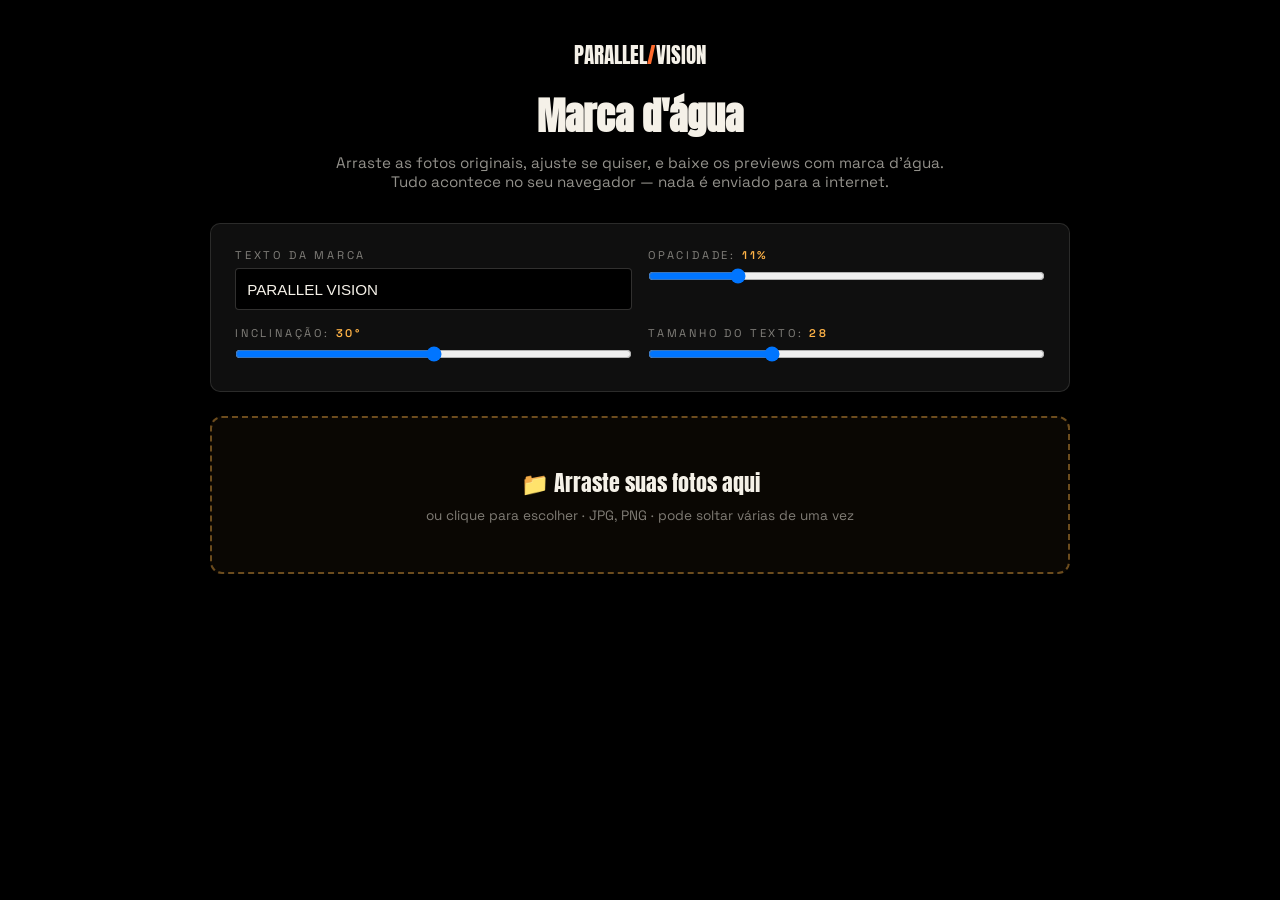
<file: marca-dagua.html>
<!DOCTYPE html>
<html lang="pt-BR">
  <head>
    <meta charset="UTF-8" />
    <meta name="viewport" content="width=device-width, initial-scale=1.0" />
    <meta name="robots" content="noindex, nofollow" />
    <title>Marca d'água — Parallel Vision</title>
    <link rel="stylesheet" href="style.css" />
    <style>
      body { background: var(--black); color: var(--bone); min-height: 100vh; }
      .wm-wrap { max-width: 900px; margin: 0 auto; padding: 2.5rem 1.25rem 5rem; }
      .wm-head { text-align: center; margin-bottom: 2rem; }
      .wm-head .brand { font-family: var(--font-display); font-size: 1.3rem; }
      .wm-head .brand .slash { color: var(--burnt); }
      .wm-head h1 { font-family: var(--font-display); font-size: 2.4rem; margin-top: 1rem; }
      .wm-head p { color: rgba(245,241,232,0.6); margin-top: 0.5rem; font-size: 0.95rem; }

      .controls { background: var(--charcoal); border: 1px solid rgba(245,241,232,0.12); border-radius: 10px; padding: 1.5rem; margin-bottom: 1.5rem; display: grid; grid-template-columns: 1fr 1fr; gap: 1rem; }
      .controls .full { grid-column: 1 / -1; }
      .controls label { display: block; font-size: 0.7rem; letter-spacing: var(--mega); text-transform: uppercase; color: rgba(245,241,232,0.5); margin-bottom: 0.4rem; }
      .controls input[type="text"], .controls input[type="number"] { width: 100%; background: var(--black); border: 1px solid rgba(245,241,232,0.2); color: var(--bone); padding: 0.7rem; border-radius: 4px; font-size: 0.95rem; }
      .controls input[type="range"] { width: 100%; }
      .range-val { color: var(--amber); font-weight: 600; }

      .drop { border: 2px dashed rgba(255,179,71,0.4); border-radius: 12px; padding: 3rem 1.5rem; text-align: center; cursor: pointer; transition: background 0.3s, border-color 0.3s; background: rgba(255,179,71,0.04); }
      .drop:hover, .drop.over { background: rgba(255,179,71,0.1); border-color: var(--amber); }
      .drop .big { font-family: var(--font-display); font-size: 1.4rem; margin-bottom: 0.5rem; }
      .drop .small { font-size: 0.85rem; color: rgba(245,241,232,0.5); }

      .actions { display: flex; gap: 0.7rem; justify-content: center; margin: 1.5rem 0; flex-wrap: wrap; }
      .btn-wm { background: var(--burnt); color: #000; border: none; padding: 0.9rem 1.8rem; font-size: 0.8rem; letter-spacing: var(--mega); text-transform: uppercase; cursor: pointer; border-radius: 6px; font-weight: 600; }
      .btn-wm:hover { background: var(--amber); }
      .btn-wm:disabled { opacity: 0.4; cursor: not-allowed; }
      .btn-ghost2 { background: transparent; border: 1px solid rgba(245,241,232,0.3); color: var(--bone); padding: 0.9rem 1.8rem; font-size: 0.8rem; letter-spacing: var(--mega); text-transform: uppercase; cursor: pointer; border-radius: 6px; }

      .grid { display: grid; grid-template-columns: repeat(auto-fill, minmax(160px,1fr)); gap: 0.9rem; margin-top: 1.5rem; }
      .card { background: var(--charcoal); border-radius: 8px; overflow: hidden; border: 1px solid rgba(245,241,232,0.1); }
      .card img { width: 100%; display: block; }
      .card .cap { padding: 0.5rem; font-size: 0.7rem; color: rgba(245,241,232,0.5); text-align: center; word-break: break-all; }
      .count { text-align: center; color: rgba(245,241,232,0.6); font-size: 0.9rem; margin-top: 0.5rem; }
      .hint { background: rgba(0,155,58,0.1); border: 1px solid rgba(0,155,58,0.25); border-radius: 8px; padding: 1rem; font-size: 0.85rem; line-height: 1.5; margin-top: 1.5rem; color: #9fe6b8; }
    </style>
  </head>
  <body>
    <div class="wm-wrap">
      <div class="wm-head">
        <a class="brand" href="index.html">PARALLEL<span class="slash">/</span>VISION</a>
        <h1>Marca d'água</h1>
        <p>Arraste as fotos originais, ajuste se quiser, e baixe os previews com marca d'água.<br/>Tudo acontece no seu navegador — nada é enviado para a internet.</p>
      </div>

      <div class="controls">
        <div>
          <label for="wmText">Texto da marca</label>
          <input type="text" id="wmText" value="PARALLEL VISION" />
        </div>
        <div>
          <label for="wmOpacity">Opacidade: <span class="range-val" id="opacityVal">11%</span></label>
          <input type="range" id="wmOpacity" min="3" max="40" value="11" />
        </div>
        <div>
          <label for="wmAngle">Inclinação: <span class="range-val" id="angleVal">30°</span></label>
          <input type="range" id="wmAngle" min="0" max="60" value="30" />
        </div>
        <div>
          <label for="wmSize">Tamanho do texto: <span class="range-val" id="sizeVal">28</span></label>
          <input type="range" id="wmSize" min="14" max="60" value="28" />
        </div>
      </div>

      <div class="drop" id="drop">
        <div class="big">📁 Arraste suas fotos aqui</div>
        <div class="small">ou clique para escolher · JPG, PNG · pode soltar várias de uma vez</div>
        <input type="file" id="fileInput" accept="image/*" multiple hidden />
      </div>

      <div class="actions" id="actions" style="display:none">
        <button class="btn-wm" id="btnBaixarTodas">⬇ Baixar todas com marca</button>
        <button class="btn-ghost2" id="btnLimpar">Limpar</button>
      </div>
      <div class="count" id="count"></div>

      <div class="grid" id="grid"></div>

      <div class="hint" id="hint" style="display:none">
        <strong>Pronto!</strong> Baixe as fotos com marca d'água e suba para a pasta
        <code>img/</code> do site (são os previews). As fotos <strong>originais limpas</strong>
        você sobe para o Supabase. Veja o <code>GUIA-VENDA-FOTOS.md</code>.
      </div>
    </div>

    <script>
      const $ = (s) => document.querySelector(s);
      const drop = $("#drop"), fileInput = $("#fileInput"), grid = $("#grid");
      let arquivos = [];

      // sincroniza labels dos ranges
      const sync = () => {
        $("#opacityVal").textContent = $("#wmOpacity").value + "%";
        $("#angleVal").textContent = $("#wmAngle").value + "°";
        $("#sizeVal").textContent = $("#wmSize").value;
      };
      ["wmOpacity","wmAngle","wmSize"].forEach((id) => $("#"+id).addEventListener("input", () => { sync(); reprocessar(); }));
      $("#wmText").addEventListener("input", reprocessar);
      sync();

      // drag & drop
      drop.addEventListener("click", () => fileInput.click());
      drop.addEventListener("dragover", (e) => { e.preventDefault(); drop.classList.add("over"); });
      drop.addEventListener("dragleave", () => drop.classList.remove("over"));
      drop.addEventListener("drop", (e) => {
        e.preventDefault(); drop.classList.remove("over");
        handleFiles(e.dataTransfer.files);
      });
      fileInput.addEventListener("change", (e) => handleFiles(e.target.files));

      function handleFiles(fileList) {
        const novos = [...fileList].filter((f) => f.type.startsWith("image/"));
        arquivos = arquivos.concat(novos);
        reprocessar();
      }

      function aplicarMarca(img, nome) {
        const canvas = document.createElement("canvas");
        // limita a 1600px no maior lado (otimização)
        let { width: w, height: h } = img;
        const max = Math.max(w, h);
        if (max > 1600) { const s = 1600 / max; w = Math.round(w*s); h = Math.round(h*s); }
        canvas.width = w; canvas.height = h;
        const ctx = canvas.getContext("2d");
        ctx.drawImage(img, 0, 0, w, h);

        const texto = $("#wmText").value || "PARALLEL VISION";
        const opacidade = (+$("#wmOpacity").value) / 100;
        const angulo = (+$("#wmAngle").value) * Math.PI / 180;
        const fsize = Math.max(Math.round(w * (+$("#wmSize").value) / 1000), 12);

        ctx.save();
        ctx.globalAlpha = opacidade;
        ctx.fillStyle = "#ffffff";
        ctx.font = `bold ${fsize}px sans-serif`;
        ctx.translate(w/2, h/2);
        ctx.rotate(angulo);
        const stepX = Math.round(w * 0.5);
        const stepY = Math.round(h * 0.32);
        for (let y = -h; y < h; y += stepY) {
          for (let x = -w; x < w; x += stepX) {
            ctx.fillText(texto, x, y);
          }
        }
        ctx.restore();
        return canvas.toDataURL("image/jpeg", 0.85);
      }

      function reprocessar() {
        if (!arquivos.length) return;
        grid.innerHTML = "";
        $("#actions").style.display = "flex";
        $("#hint").style.display = "block";
        $("#count").textContent = `${arquivos.length} foto(s)`;
        arquivos.forEach((file, i) => {
          const reader = new FileReader();
          reader.onload = (ev) => {
            const img = new Image();
            img.onload = () => {
              const dataUrl = aplicarMarca(img, file.name);
              const card = document.createElement("div");
              card.className = "card";
              card.innerHTML = `<img src="${dataUrl}" data-url="${dataUrl}" data-nome="foto_${i+1}.jpeg" /><div class="cap">foto_${i+1}.jpeg</div>`;
              grid.appendChild(card);
            };
            img.src = ev.target.result;
          };
          reader.readAsDataURL(file);
        });
      }

      $("#btnBaixarTodas").addEventListener("click", () => {
        const imgs = grid.querySelectorAll("img[data-url]");
        imgs.forEach((im, i) => {
          setTimeout(() => {
            const a = document.createElement("a");
            a.href = im.dataset.url;
            a.download = im.dataset.nome;
            document.body.appendChild(a); a.click(); a.remove();
          }, i * 300); // espaça os downloads pro navegador não bloquear
        });
      });

      $("#btnLimpar").addEventListener("click", () => {
        arquivos = []; grid.innerHTML = "";
        $("#actions").style.display = "none";
        $("#hint").style.display = "none";
        $("#count").textContent = "";
        fileInput.value = "";
      });
    </script>
  </body>
</html>
</file>
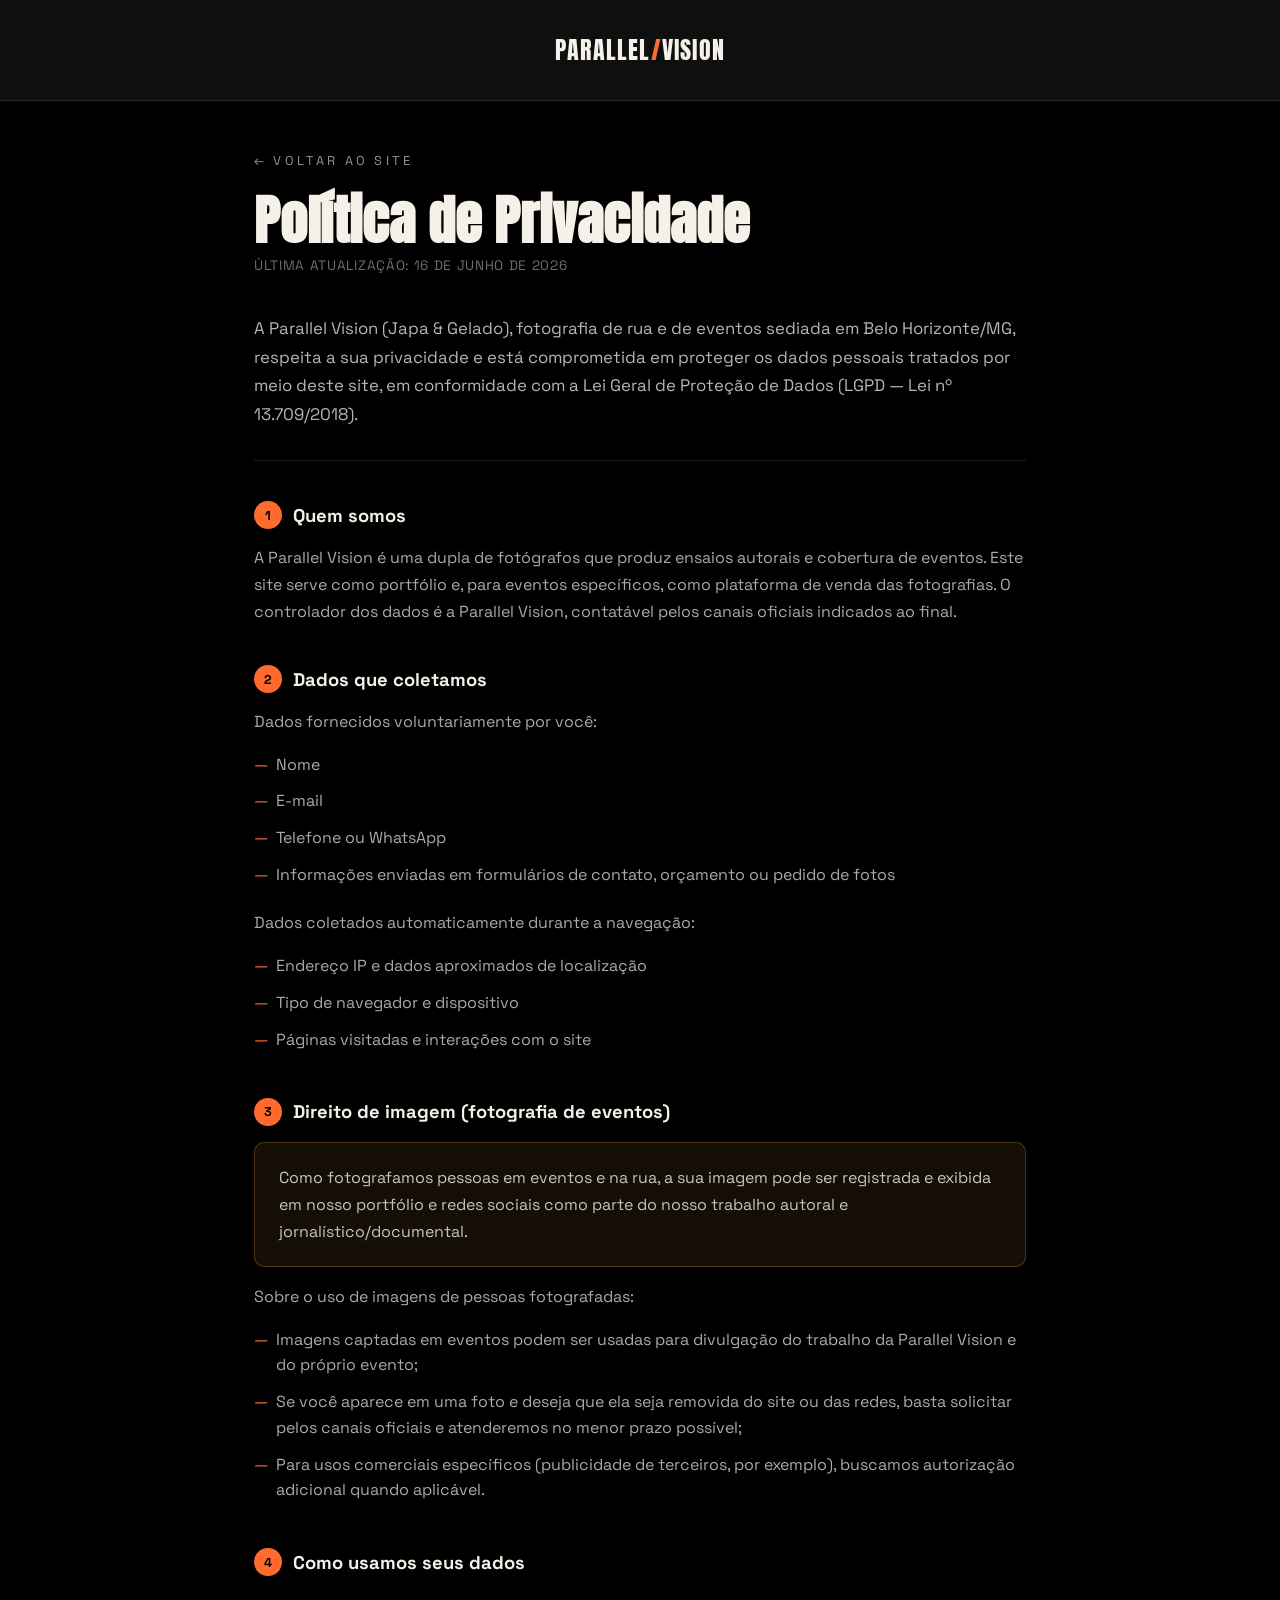
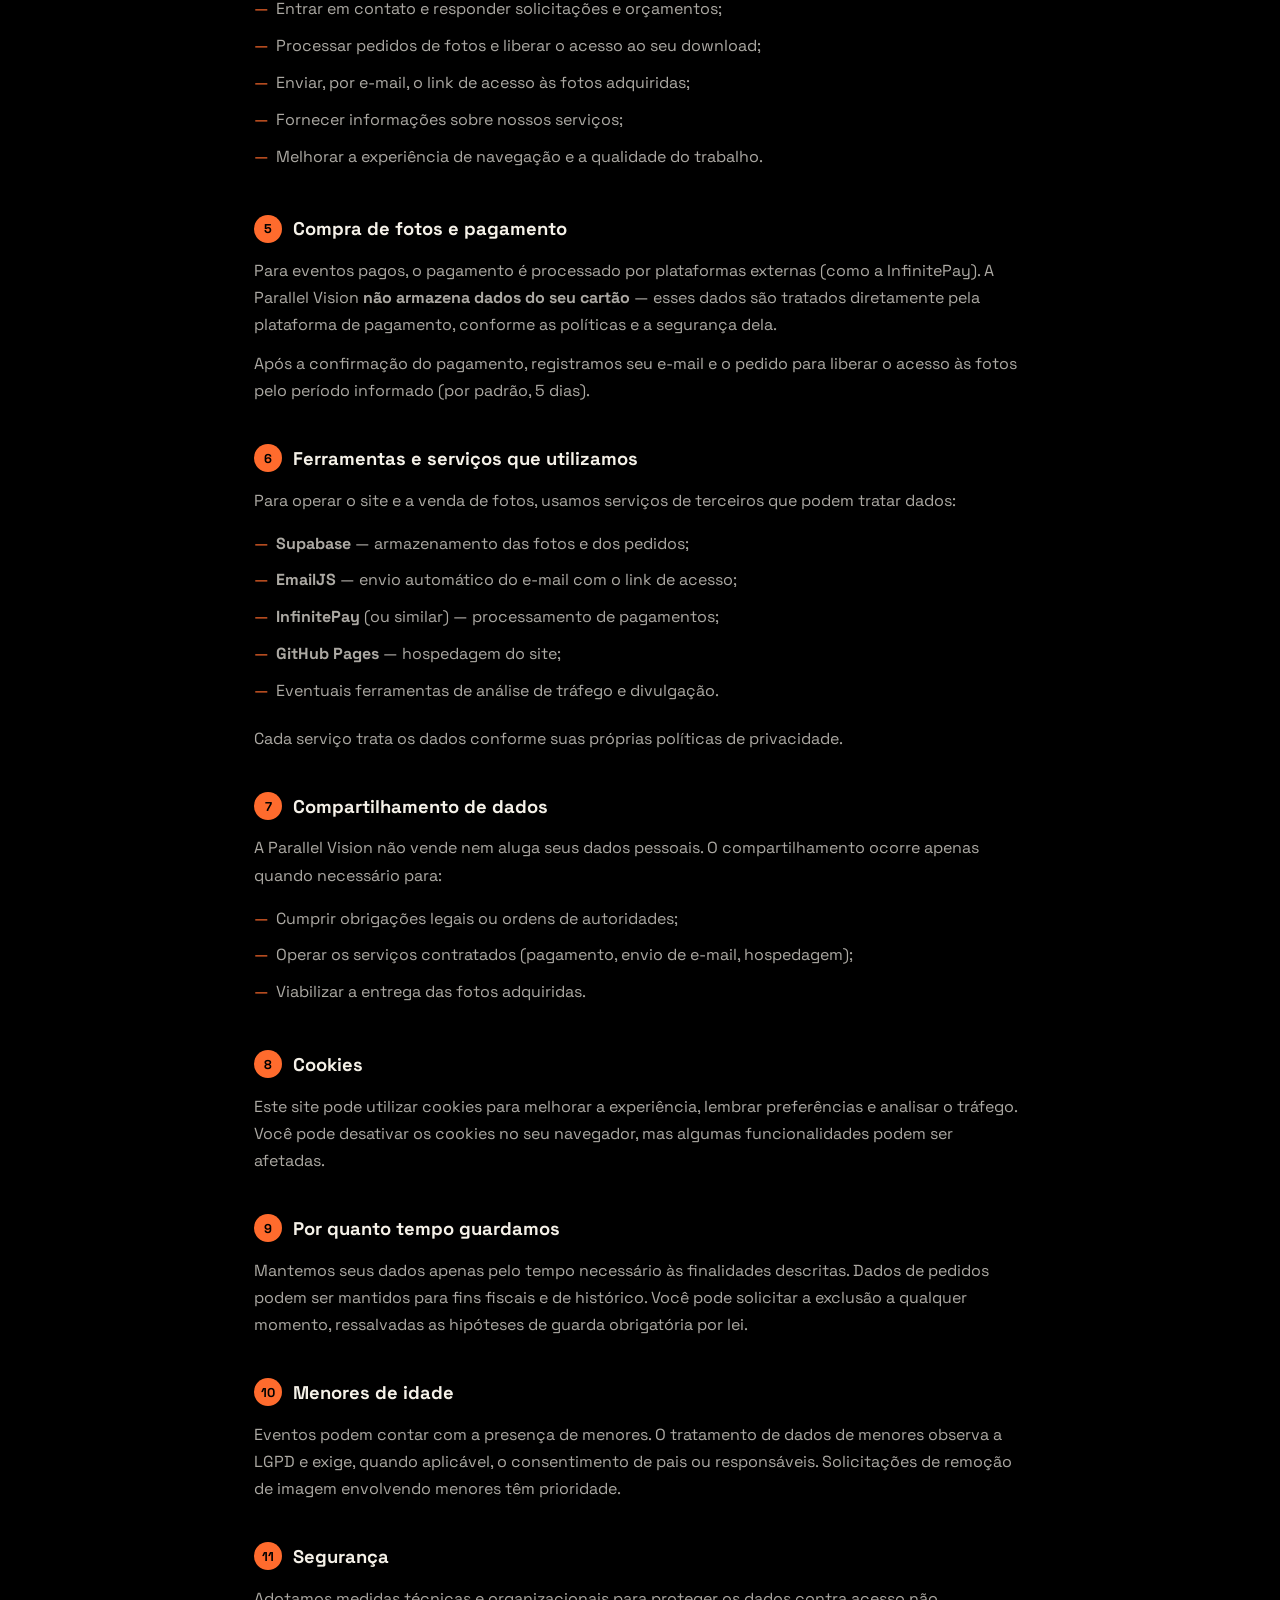
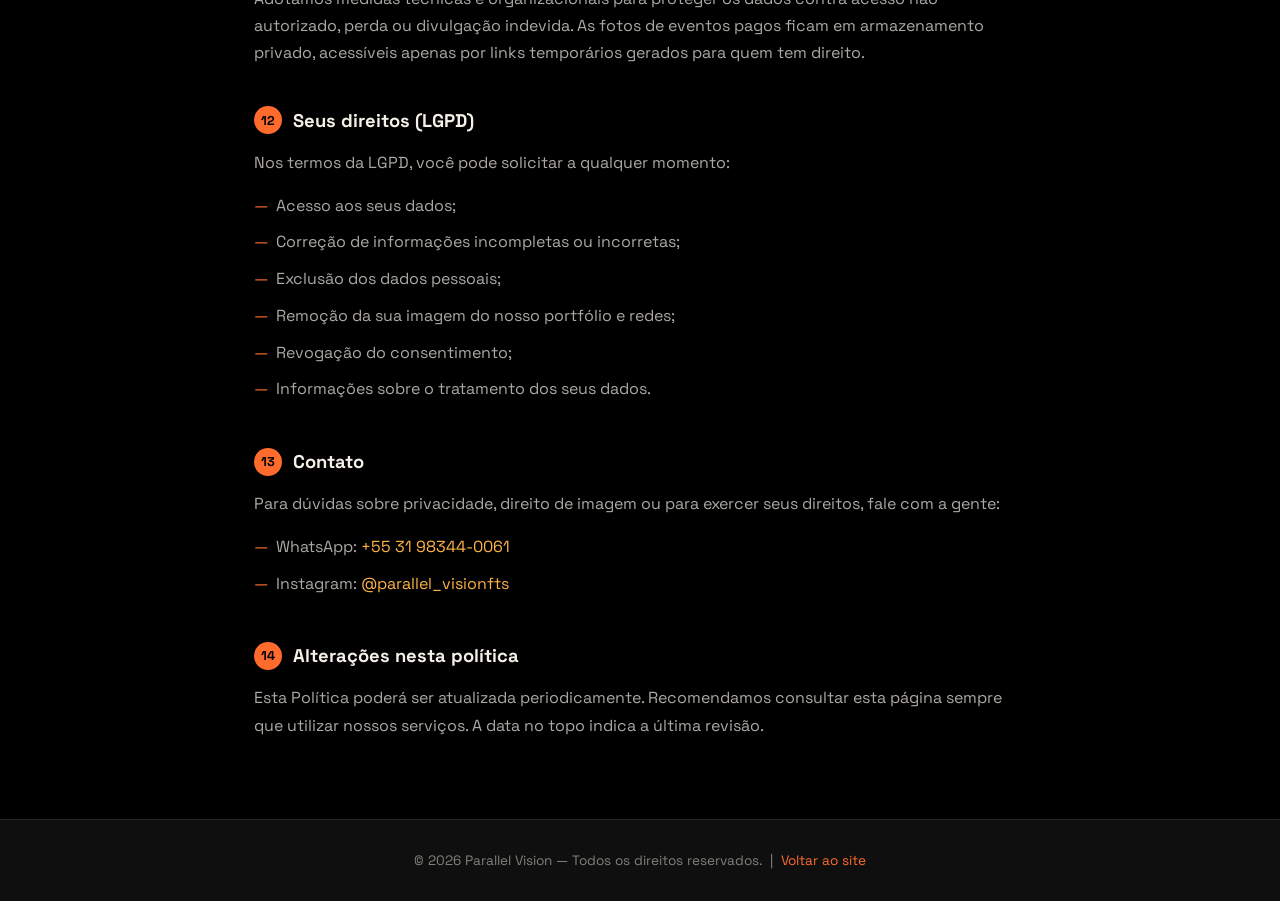
<file: politica-de-privacidade.html>
<!DOCTYPE html>
<html lang="pt-BR">
  <head>
    <meta charset="UTF-8" />
    <meta name="viewport" content="width=device-width, initial-scale=1.0" />
    <title>Política de Privacidade — Parallel Vision</title>
    <meta name="description" content="Política de Privacidade da Parallel Vision — como tratamos seus dados pessoais e direitos de imagem, conforme a LGPD." />
    <meta name="robots" content="index, follow" />
    <link rel="stylesheet" href="style.css" />
    <style>
      body { background: var(--black); color: var(--bone); min-height: 100vh; }
      .leg-header { background: var(--charcoal); padding: 2rem 1.5rem; text-align: center; border-bottom: 1px solid rgba(245,241,232,0.1); }
      .leg-header .brand { font-family: var(--font-display); font-size: 1.5rem; letter-spacing: 0.05em; color: var(--bone); text-decoration: none; }
      .leg-header .brand .slash { color: var(--burnt); }
      .leg-container { max-width: 820px; margin: 3rem auto 5rem; padding: 0 1.5rem; }
      .leg-container h1 { font-family: var(--font-display); font-size: clamp(2.2rem, 6vw, 3.4rem); line-height: 1; margin-bottom: 0.6rem; }
      .leg-updated { font-size: 0.85rem; color: rgba(245,241,232,0.45); display: block; margin-bottom: 2.5rem; letter-spacing: 0.05em; text-transform: uppercase; }
      .leg-intro { font-size: 1.05rem; color: rgba(245,241,232,0.75); line-height: 1.7; margin-bottom: 2.5rem; padding-bottom: 2rem; border-bottom: 1px solid rgba(245,241,232,0.12); }
      .leg-section { margin-bottom: 2.5rem; }
      .leg-section h2 { font-size: 1.15rem; font-weight: 700; color: var(--bone); margin-bottom: 0.9rem; display: flex; align-items: center; gap: 0.7rem; }
      .leg-section h2 .num { background: var(--burnt); color: #000; font-size: 0.8rem; font-weight: 700; width: 28px; height: 28px; border-radius: 50%; display: inline-flex; align-items: center; justify-content: center; flex-shrink: 0; }
      .leg-section p { color: rgba(245,241,232,0.7); margin-bottom: 0.7rem; line-height: 1.7; }
      .leg-section ul { list-style: none; padding: 0; margin: 0.6rem 0 0; }
      .leg-section ul li { padding: 0.35rem 0 0.35rem 1.4rem; color: rgba(245,241,232,0.7); position: relative; line-height: 1.6; }
      .leg-section ul li::before { content: "—"; position: absolute; left: 0; color: var(--burnt); }
      .leg-section a { color: var(--amber); text-decoration: none; border-bottom: 1px solid transparent; transition: border-color 0.3s; }
      .leg-section a:hover { border-bottom-color: var(--amber); }
      .leg-highlight { background: rgba(255,179,71,0.08); border: 1px solid rgba(255,179,71,0.25); border-radius: 10px; padding: 1.3rem 1.5rem; margin: 1rem 0; }
      .leg-highlight p { color: rgba(245,241,232,0.8); margin: 0; }
      .leg-footer { background: var(--charcoal); color: rgba(245,241,232,0.5); text-align: center; padding: 2rem 1.5rem; font-size: 0.85rem; border-top: 1px solid rgba(245,241,232,0.1); }
      .leg-footer a { color: var(--burnt); text-decoration: none; }
      .leg-footer a:hover { color: var(--amber); }
      .back-top { display: inline-flex; align-items: center; gap: 0.5rem; margin-bottom: 1.5rem; color: rgba(245,241,232,0.6); text-decoration: none; font-size: 0.8rem; letter-spacing: var(--mega); text-transform: uppercase; }
      .back-top:hover { color: var(--burnt); }
    </style>
  </head>
  <body>
    <header class="leg-header">
      <a href="index.html" class="brand">PARALLEL<span class="slash">/</span>VISION</a>
    </header>

    <div class="leg-container">
      <a href="index.html" class="back-top">← Voltar ao site</a>
      <h1>Política de Privacidade</h1>
      <span class="leg-updated">Última atualização: 16 de junho de 2026</span>

      <p class="leg-intro">
        A Parallel Vision (Japa &amp; Gelado), fotografia de rua e de eventos sediada em
        Belo Horizonte/MG, respeita a sua privacidade e está comprometida em proteger os
        dados pessoais tratados por meio deste site, em conformidade com a Lei Geral de
        Proteção de Dados (LGPD — Lei nº 13.709/2018).
      </p>

      <section class="leg-section">
        <h2><span class="num">1</span> Quem somos</h2>
        <p>
          A Parallel Vision é uma dupla de fotógrafos que produz ensaios autorais e cobertura
          de eventos. Este site serve como portfólio e, para eventos específicos, como
          plataforma de venda das fotografias. O controlador dos dados é a Parallel Vision,
          contatável pelos canais oficiais indicados ao final.
        </p>
      </section>

      <section class="leg-section">
        <h2><span class="num">2</span> Dados que coletamos</h2>
        <p>Dados fornecidos voluntariamente por você:</p>
        <ul>
          <li>Nome</li>
          <li>E-mail</li>
          <li>Telefone ou WhatsApp</li>
          <li>Informações enviadas em formulários de contato, orçamento ou pedido de fotos</li>
        </ul>
        <p style="margin-top: 1rem;">Dados coletados automaticamente durante a navegação:</p>
        <ul>
          <li>Endereço IP e dados aproximados de localização</li>
          <li>Tipo de navegador e dispositivo</li>
          <li>Páginas visitadas e interações com o site</li>
        </ul>
      </section>

      <section class="leg-section">
        <h2><span class="num">3</span> Direito de imagem (fotografia de eventos)</h2>
        <div class="leg-highlight">
          <p>
            Como fotografamos pessoas em eventos e na rua, a sua imagem pode ser registrada e
            exibida em nosso portfólio e redes sociais como parte do nosso trabalho autoral e
            jornalístico/documental.
          </p>
        </div>
        <p>Sobre o uso de imagens de pessoas fotografadas:</p>
        <ul>
          <li>Imagens captadas em eventos podem ser usadas para divulgação do trabalho da Parallel Vision e do próprio evento;</li>
          <li>Se você aparece em uma foto e deseja que ela seja removida do site ou das redes, basta solicitar pelos canais oficiais e atenderemos no menor prazo possível;</li>
          <li>Para usos comerciais específicos (publicidade de terceiros, por exemplo), buscamos autorização adicional quando aplicável.</li>
        </ul>
      </section>

      <section class="leg-section">
        <h2><span class="num">4</span> Como usamos seus dados</h2>
        <ul>
          <li>Entrar em contato e responder solicitações e orçamentos;</li>
          <li>Processar pedidos de fotos e liberar o acesso ao seu download;</li>
          <li>Enviar, por e-mail, o link de acesso às fotos adquiridas;</li>
          <li>Fornecer informações sobre nossos serviços;</li>
          <li>Melhorar a experiência de navegação e a qualidade do trabalho.</li>
        </ul>
      </section>

      <section class="leg-section">
        <h2><span class="num">5</span> Compra de fotos e pagamento</h2>
        <p>
          Para eventos pagos, o pagamento é processado por plataformas externas (como a
          InfinitePay). A Parallel Vision <strong>não armazena dados do seu cartão</strong> —
          esses dados são tratados diretamente pela plataforma de pagamento, conforme as
          políticas e a segurança dela.
        </p>
        <p>
          Após a confirmação do pagamento, registramos seu e-mail e o pedido para liberar o
          acesso às fotos pelo período informado (por padrão, 5 dias).
        </p>
      </section>

      <section class="leg-section">
        <h2><span class="num">6</span> Ferramentas e serviços que utilizamos</h2>
        <p>Para operar o site e a venda de fotos, usamos serviços de terceiros que podem tratar dados:</p>
        <ul>
          <li><strong>Supabase</strong> — armazenamento das fotos e dos pedidos;</li>
          <li><strong>EmailJS</strong> — envio automático do e-mail com o link de acesso;</li>
          <li><strong>InfinitePay</strong> (ou similar) — processamento de pagamentos;</li>
          <li><strong>GitHub Pages</strong> — hospedagem do site;</li>
          <li>Eventuais ferramentas de análise de tráfego e divulgação.</li>
        </ul>
        <p style="margin-top: 1rem;">
          Cada serviço trata os dados conforme suas próprias políticas de privacidade.
        </p>
      </section>

      <section class="leg-section">
        <h2><span class="num">7</span> Compartilhamento de dados</h2>
        <p>A Parallel Vision não vende nem aluga seus dados pessoais. O compartilhamento ocorre apenas quando necessário para:</p>
        <ul>
          <li>Cumprir obrigações legais ou ordens de autoridades;</li>
          <li>Operar os serviços contratados (pagamento, envio de e-mail, hospedagem);</li>
          <li>Viabilizar a entrega das fotos adquiridas.</li>
        </ul>
      </section>

      <section class="leg-section">
        <h2><span class="num">8</span> Cookies</h2>
        <p>
          Este site pode utilizar cookies para melhorar a experiência, lembrar preferências e
          analisar o tráfego. Você pode desativar os cookies no seu navegador, mas algumas
          funcionalidades podem ser afetadas.
        </p>
      </section>

      <section class="leg-section">
        <h2><span class="num">9</span> Por quanto tempo guardamos</h2>
        <p>
          Mantemos seus dados apenas pelo tempo necessário às finalidades descritas. Dados de
          pedidos podem ser mantidos para fins fiscais e de histórico. Você pode solicitar a
          exclusão a qualquer momento, ressalvadas as hipóteses de guarda obrigatória por lei.
        </p>
      </section>

      <section class="leg-section">
        <h2><span class="num">10</span> Menores de idade</h2>
        <p>
          Eventos podem contar com a presença de menores. O tratamento de dados de menores
          observa a LGPD e exige, quando aplicável, o consentimento de pais ou responsáveis.
          Solicitações de remoção de imagem envolvendo menores têm prioridade.
        </p>
      </section>

      <section class="leg-section">
        <h2><span class="num">11</span> Segurança</h2>
        <p>
          Adotamos medidas técnicas e organizacionais para proteger os dados contra acesso não
          autorizado, perda ou divulgação indevida. As fotos de eventos pagos ficam em
          armazenamento privado, acessíveis apenas por links temporários gerados para quem tem direito.
        </p>
      </section>

      <section class="leg-section">
        <h2><span class="num">12</span> Seus direitos (LGPD)</h2>
        <p>Nos termos da LGPD, você pode solicitar a qualquer momento:</p>
        <ul>
          <li>Acesso aos seus dados;</li>
          <li>Correção de informações incompletas ou incorretas;</li>
          <li>Exclusão dos dados pessoais;</li>
          <li>Remoção da sua imagem do nosso portfólio e redes;</li>
          <li>Revogação do consentimento;</li>
          <li>Informações sobre o tratamento dos seus dados.</li>
        </ul>
      </section>

      <section class="leg-section">
        <h2><span class="num">13</span> Contato</h2>
        <p>
          Para dúvidas sobre privacidade, direito de imagem ou para exercer seus direitos,
          fale com a gente:
        </p>
        <ul>
          <li>WhatsApp: <a href="https://wa.me/5531983440061" target="_blank" rel="noreferrer">+55 31 98344-0061</a></li>
          <li>Instagram: <a href="https://www.instagram.com/parallel_visionfts" target="_blank" rel="noreferrer">@parallel_visionfts</a></li>
        </ul>
      </section>

      <section class="leg-section">
        <h2><span class="num">14</span> Alterações nesta política</h2>
        <p>
          Esta Política poderá ser atualizada periodicamente. Recomendamos consultar esta
          página sempre que utilizar nossos serviços. A data no topo indica a última revisão.
        </p>
      </section>
    </div>

    <footer class="leg-footer">
      <p>© 2026 Parallel Vision — Todos os direitos reservados. &nbsp;|&nbsp; <a href="index.html">Voltar ao site</a></p>
    </footer>
  </body>
</html>
</file>
<file: style.css>
/* ============================================================
   PARALLEL VISION — style.css
   Urban / cinematic / analog-film portfolio
   ============================================================ */

/* ---------- FONTS ---------- */
@import url("https://fonts.googleapis.com/css2?family=Anton&family=Bebas+Neue&family=Space+Grotesk:wght@300;400;500;600&display=swap");

/* ---------- TOKENS ---------- */
:root {
  --black: #000000;
  --charcoal: #0f0f0f;
  --concrete: #1c1c1c;
  --bone: #f5f1e8;
  --amber: #ffb347;
  --burnt: #ff6b2d;
  --neon: #ff3c38;
  --wine: #4a0e0e;
  --film: #3b2a24;
  --gold: #d9a441;

  --font-display: "Anton", sans-serif;
  --font-bebas: "Bebas Neue", sans-serif;
  --font-body: "Space Grotesk", system-ui, sans-serif;

  --ease: cubic-bezier(0.76, 0, 0.24, 1);
  --mega: 0.25em;
  --ultra: 0.4em;
}

/* ---------- RESET ---------- */
*,
*::before,
*::after {
  box-sizing: border-box;
  margin: 0;
  padding: 0;
}
html {
  background: var(--black);
  -webkit-text-size-adjust: 100%;
}
body {
  background: var(--black);
  color: var(--bone);
  font-family: var(--font-body);
  overflow-x: hidden;
  -webkit-font-smoothing: antialiased;
}
img {
  display: block;
  max-width: 100%;
}
a {
  color: inherit;
  text-decoration: none;
}
button {
  font: inherit;
  color: inherit;
  background: none;
  border: none;
}
::selection {
  background: var(--burnt);
  color: #000;
}
::-webkit-scrollbar {
  width: 0;
}

/* hide native cursor on fine-pointer devices — ONLY on pages with the custom cursor */
@media (hover: hover) and (pointer: fine) {
  body.has-custom-cursor,
  body.has-custom-cursor a,
  body.has-custom-cursor button {
    cursor: none;
  }
}

/* ============================================================
   GLOBAL OVERLAYS
   ============================================================ */
.grain-overlay {
  position: fixed;
  inset: -150%;
  z-index: 9998;
  pointer-events: none;
  opacity: 0.06;
  background-image: url("data:image/svg+xml,%3Csvg viewBox='0 0 300 300' xmlns='http://www.w3.org/2000/svg'%3E%3Cfilter id='n'%3E%3CfeTurbulence type='fractalNoise' baseFrequency='0.85' numOctaves='3' stitchTiles='stitch'/%3E%3C/filter%3E%3Crect width='100%25' height='100%25' filter='url(%23n)'/%3E%3C/svg%3E");
  animation: grain 8s steps(10) infinite;
}
@keyframes grain {
  0%, 100% { transform: translate(0, 0); }
  10% { transform: translate(-5%, -10%); }
  30% { transform: translate(3%, -15%); }
  50% { transform: translate(7%, 5%); }
  70% { transform: translate(-7%, 8%); }
  90% { transform: translate(5%, 12%); }
}

.warm-wash {
  position: fixed;
  inset: 0;
  z-index: 9996;
  pointer-events: none;
  background:
    radial-gradient(circle at 15% 85%, rgba(255, 60, 56, 0.08), transparent 45%),
    radial-gradient(circle at 85% 15%, rgba(255, 179, 71, 0.06), transparent 45%);
}

.vignette {
  position: fixed;
  inset: 0;
  z-index: 9997;
  pointer-events: none;
  background: radial-gradient(ellipse at center, transparent 40%, rgba(0, 0, 0, 0.55) 100%);
  mix-blend-mode: multiply;
}

.scanlines {
  position: relative;
}
.scanlines::after {
  content: "";
  position: absolute;
  inset: 0;
  pointer-events: none;
  background: repeating-linear-gradient(
    to bottom,
    transparent 0px, transparent 2px,
    rgba(0, 0, 0, 0.18) 3px, rgba(0, 0, 0, 0.18) 4px
  );
  mix-blend-mode: overlay;
}

/* ---------- CUSTOM CURSOR ---------- */
.cursor-dot,
.cursor-ring {
  position: fixed;
  top: 0;
  left: 0;
  border-radius: 999px;
  pointer-events: none;
  z-index: 10000;
  mix-blend-mode: difference;
}
.cursor-dot {
  width: 6px;
  height: 6px;
  background: var(--bone);
}
.cursor-ring {
  width: 38px;
  height: 38px;
  border: 1px solid var(--burnt);
  transition: width 0.25s, height 0.25s, border-color 0.25s;
}
.cursor-ring.is-hover {
  width: 64px;
  height: 64px;
  border-color: var(--neon);
}
@media (hover: none) {
  .cursor-dot,
  .cursor-ring { display: none; }
}

/* ============================================================
   TEXT FX
   ============================================================ */
.text-stroke {
  -webkit-text-stroke: 1.5px var(--bone);
  color: transparent;
}
.glitch { position: relative; }
.glitch::before,
.glitch::after {
  content: attr(data-text);
  position: absolute;
  inset: 0;
  opacity: 0.8;
}
.glitch::before {
  color: var(--neon);
  clip-path: inset(0 0 60% 0);
  animation: glitchTop 2.6s infinite linear alternate-reverse;
}
.glitch::after {
  color: var(--amber);
  clip-path: inset(60% 0 0 0);
  animation: glitchBot 2.1s infinite linear alternate-reverse;
}
@keyframes glitchTop {
  0%, 92%, 100% { transform: translate(0); }
  94% { transform: translate(-3px, -2px); }
  96% { transform: translate(3px, 1px); }
}
@keyframes glitchBot {
  0%, 90%, 100% { transform: translate(0); }
  93% { transform: translate(3px, 2px); }
  97% { transform: translate(-3px, -1px); }
}

/* ---------- CAMERA FLASH (hero logo) ----------
   Calm, photographic: the title sits still, then every few seconds a
   subtle RGB fringe blinks (lens) and a white flash pulses (shutter). */
.glitch-strong { position: relative; isolation: isolate; }
.glitch-strong::before,
.glitch-strong::after {
  content: attr(data-text);
  position: absolute;
  inset: 0;
  -webkit-text-stroke: 0;
  pointer-events: none;
  opacity: 0;
}
/* faint chromatic fringe — only flickers in at the flash moment */
.glitch-strong::before {
  color: var(--neon);
  transform: translate(-2px, 0);
  mix-blend-mode: screen;
  animation: lensFringe 6s infinite ease-out;
}
.glitch-strong::after {
  color: var(--amber);
  transform: translate(2px, 0);
  mix-blend-mode: screen;
  animation: lensFringe 6s infinite ease-out;
  animation-delay: 0.04s;
}
@keyframes lensFringe {
  0%, 100% { opacity: 0; }
  /* the brief blink, synced to the flash */
  85%  { opacity: 0; }
  87%  { opacity: 0.55; }
  90%  { opacity: 0; }
}

/* fullscreen shutter flash — fires only while the hero is on screen (JS-gated) */
.camera-flash {
  position: fixed;
  inset: 0;
  z-index: 9995;
  pointer-events: none;
  background: var(--bone);
  opacity: 0;
}
.camera-flash.armed {
  animation: shutterFlash 6s infinite ease-out;
}
@keyframes shutterFlash {
  0%, 82%, 100% { opacity: 0; }
  /* quick dark dip = shutter closing, then the burst of light */
  84%  { opacity: 0; }
  86%  { opacity: 0.85; }
  88%  { opacity: 0.12; }
  91%  { opacity: 0; }
}

/* line mask for reveal */
.line-mask { overflow: hidden; display: block; }
.line-inner { display: block; }
/* Hidden state ONLY while JS is in control (class added on <html> by script).
   Without JS, or if anything fails, the text stays fully visible. */
.js-reveal .line-inner { transform: translateY(110%); }
.js-reveal .reveal { opacity: 0; transform: translateY(60px); }
.reveal.in { opacity: 1; transform: none; transition: opacity 0.8s var(--ease), transform 0.8s var(--ease); }

/* ============================================================
   LOADER
   ============================================================ */
#loader {
  position: fixed;
  inset: 0;
  z-index: 10001;
  display: flex;
  flex-direction: column;
  align-items: center;
  justify-content: center;
  background: #000;
  transition: transform 0.9s var(--ease);
}
#loader.done { transform: translateY(-100%); }
#loader h1 {
  font-family: var(--font-display);
  font-size: 14vw;
  line-height: 1;
  letter-spacing: 0.02em;
}
#loader h1 .dot { color: var(--burnt); }
.loader-bar {
  margin-top: 1.5rem;
  width: 70vw;
  max-width: 420px;
  display: flex;
  align-items: center;
  gap: 1rem;
}
.loader-track {
  flex: 1;
  height: 1px;
  background: rgba(245, 241, 232, 0.2);
}
.loader-fill {
  height: 100%;
  width: 0%;
  background: var(--burnt);
}
.loader-pct {
  font-family: var(--font-display);
  font-size: 1.25rem;
  font-variant-numeric: tabular-nums;
}
.loader-sub {
  margin-top: 1rem;
  font-size: 10px;
  letter-spacing: var(--mega);
  text-transform: uppercase;
  color: rgba(245, 241, 232, 0.4);
}

/* ============================================================
   NAV
   ============================================================ */
header.nav {
  position: fixed;
  inset: 0 0 auto 0;
  z-index: 9000;
  display: flex;
  align-items: center;
  justify-content: space-between;
  padding: 1.25rem;
  mix-blend-mode: difference;
}
.brand {
  font-family: var(--font-display);
  font-size: 1.1rem;
}
.brand .slash { color: var(--burnt); }
.menu-toggle {
  display: flex;
  align-items: center;
  gap: 0.75rem;
  font-size: 0.7rem;
  letter-spacing: var(--mega);
  text-transform: uppercase;
}
.burger {
  display: flex;
  flex-direction: column;
  gap: 5px;
}
.burger span {
  display: block;
  width: 28px;
  height: 1px;
  background: var(--bone);
  transition: transform 0.3s;
}
.menu-open .burger span:nth-child(1) { transform: translateY(6px) rotate(45deg); }
.menu-open .burger span:nth-child(2) { transform: translateY(-1px) rotate(-45deg); }

#overlay-menu {
  position: fixed;
  inset: 0;
  z-index: 8999;
  background: #000;
  display: flex;
  flex-direction: column;
  justify-content: center;
  padding: 1.5rem;
  clip-path: inset(0 0 100% 0);
  transition: clip-path 0.7s var(--ease);
}
#overlay-menu.open { clip-path: inset(0 0 0% 0); }
.menu-link {
  position: relative;
  width: fit-content;
  padding: 0.5rem 0;
  text-align: left;
  font-family: var(--font-display);
  font-size: 13vw;
  line-height: 0.95;
  color: var(--bone);
  transition: color 0.3s;
}
.menu-link:hover { color: var(--burnt); }
.menu-link .idx {
  position: absolute;
  left: -1.6rem;
  top: 50%;
  font-family: var(--font-body);
  font-size: 0.7rem;
  color: var(--burnt);
  opacity: 0;
  transition: opacity 0.3s;
}
.menu-link:hover .idx { opacity: 1; }
.menu-socials {
  margin-top: 3rem;
  display: flex;
  gap: 1.5rem;
  font-size: 0.7rem;
  letter-spacing: var(--mega);
  text-transform: uppercase;
  color: rgba(245, 241, 232, 0.5);
}

/* ============================================================
   HERO
   ============================================================ */
#hero {
  position: relative;
  height: 100svh;
  display: flex;
  align-items: center;
  justify-content: center;
  overflow: hidden;
}
.hero-bg {
  position: absolute;
  inset: 0;
  will-change: transform;
}
.hero-slide {
  position: absolute;
  inset: 0;
  background-size: cover;
  background-position: center;
  opacity: 0;
  transition: opacity 1.6s ease-in-out;
}
.hero-slide.active { opacity: 1; }
.hero-grad {
  position: absolute;
  inset: 0;
  background: linear-gradient(to bottom, rgba(0,0,0,0.6), rgba(0,0,0,0.3), #000);
}
.hero-grad.warm {
  background: linear-gradient(to top, rgba(74,14,14,0.3), transparent);
  mix-blend-mode: multiply;
}
.hero-content {
  position: relative;
  z-index: 10;
  text-align: center;
  padding: 0 1rem;
  will-change: transform;
}
.hero-eyebrow {
  margin-bottom: 0.75rem;
  font-size: 10px;
  letter-spacing: var(--ultra);
  text-transform: uppercase;
  color: var(--burnt);
}
.hero-title {
  font-family: var(--font-display);
  line-height: 0.82;
}
.hero-title .line1 { font-size: 17vw; color: var(--bone); }
.hero-title .line2 { font-size: 17vw; }
.hero-sub {
  margin-top: 1.25rem;
  font-size: 11px;
  letter-spacing: var(--mega);
  text-transform: uppercase;
  color: rgba(245, 241, 232, 0.7);
}
.hero-btns {
  margin-top: 2.25rem;
  display: flex;
  flex-wrap: wrap;
  gap: 0.75rem;
  justify-content: center;
}
.btn {
  position: relative;
  overflow: hidden;
  padding: 0.85rem 1.75rem;
  border: 1px solid rgba(245, 241, 232, 0.3);
  font-size: 11px;
  letter-spacing: var(--mega);
  text-transform: uppercase;
  color: rgba(245, 241, 232, 0.85);
  transition: border-color 0.3s, color 0.3s;
}
.btn:hover { border-color: var(--bone); color: var(--bone); }
.btn-primary { border-color: var(--burnt); color: var(--bone); }
.btn-primary span { position: relative; z-index: 2; transition: color 0.3s; }
.btn-primary::before {
  content: "";
  position: absolute;
  inset: 0;
  background: var(--burnt);
  transform: translateY(-100%);
  transition: transform 0.4s var(--ease);
}
.btn-primary:hover::before { transform: translateY(0); }
.btn-primary:hover span { color: #000; }

.scroll-ind {
  position: absolute;
  bottom: 2rem;
  left: 50%;
  transform: translateX(-50%);
  z-index: 10;
  width: 28px;
  height: 48px;
  border: 1px solid rgba(245, 241, 232, 0.3);
  border-radius: 999px;
  display: flex;
  justify-content: center;
  align-items: flex-start;
  padding-top: 6px;
}
.scroll-ind i {
  display: block;
  width: 1px;
  height: 8px;
  background: var(--burnt);
  animation: scrollDown 2s ease-in-out infinite;
}
@keyframes scrollDown {
  0% { transform: translateY(0); opacity: 0; }
  40% { opacity: 1; }
  80%, 100% { transform: translateY(14px); opacity: 0; }
}
.hero-count {
  position: absolute;
  bottom: 2rem;
  right: 1.5rem;
  z-index: 10;
  font-family: var(--font-display);
  color: rgba(245, 241, 232, 0.6);
}
.hero-count .tot { color: rgba(245, 241, 232, 0.3); }

/* ============================================================
   SECTION SHELL + HEAD
   ============================================================ */
.section {
  position: relative;
  padding: 6rem 1rem;
}
.sec-head {
  display: flex;
  align-items: flex-end;
  justify-content: space-between;
  border-bottom: 1px solid rgba(245, 241, 232, 0.15);
  padding-bottom: 1rem;
}
.sec-head .left {
  display: flex;
  align-items: baseline;
  gap: 1rem;
}
.sec-head .idx { font-size: 0.7rem; color: var(--burnt); }
.sec-head h2 {
  font-family: var(--font-display);
  font-size: 11vw;
  line-height: 1;
  color: var(--bone);
}
.sec-head .cap {
  display: none;
  font-size: 10px;
  letter-spacing: var(--mega);
  text-transform: uppercase;
  color: rgba(245, 241, 232, 0.4);
}

/* ============================================================
   WORKS — asymmetric editorial grid
   ============================================================ */
.works-grid {
  margin-top: 3rem;
  display: grid;
  grid-template-columns: 1fr;
  grid-auto-rows: 42vw;
  gap: 1rem;
}
.work {
  position: relative;
  overflow: hidden;
  background: var(--concrete);
}
.work img {
  position: absolute;
  inset: 0;
  width: 100%;
  height: 100%;
  object-fit: cover;
  filter: grayscale(0.3);
  transition: transform 0.7s var(--ease), filter 0.7s var(--ease);
}
.work:hover img { transform: scale(1.1); filter: grayscale(0); }
.work .shade {
  position: absolute;
  inset: 0;
  background: linear-gradient(to top, rgba(0,0,0,0.8), transparent 60%);
  opacity: 0.7;
  transition: opacity 0.4s;
}
.work:hover .shade { opacity: 0.9; }
.work .tint {
  position: absolute;
  inset: 0;
  background: rgba(255, 107, 45, 0);
  mix-blend-mode: overlay;
  transition: background 0.5s;
}
.work:hover .tint { background: rgba(255, 107, 45, 0.2); }
.work .meta {
  position: absolute;
  bottom: 0;
  left: 0;
  padding: 1.25rem;
  text-align: left;
}
.work .tag {
  font-size: 9px;
  letter-spacing: var(--mega);
  text-transform: uppercase;
  color: var(--burnt);
  opacity: 0;
  transition: opacity 0.5s;
}
.work:hover .tag { opacity: 1; }
.work .title {
  font-family: var(--font-display);
  font-size: 1.6rem;
  line-height: 1;
  color: var(--bone);
  transform: translateY(8px);
  transition: transform 0.5s;
}
.work:hover .title { transform: none; }
.work .num {
  position: absolute;
  top: 1rem;
  right: 1rem;
  font-family: var(--font-display);
  color: rgba(245, 241, 232, 0.4);
  transition: color 0.3s;
}
.work:hover .num { color: var(--burnt); }

/* lightbox */
#lightbox {
  position: fixed;
  inset: 0;
  z-index: 9500;
  display: none;
  align-items: center;
  justify-content: center;
  padding: 1rem;
  background: rgba(0, 0, 0, 0.95);
}
#lightbox.open { display: flex; }
#lightbox .close {
  position: absolute;
  top: 1.25rem;
  right: 1.25rem;
  z-index: 10;
  font-size: 0.7rem;
  letter-spacing: var(--mega);
  text-transform: uppercase;
}
#lightbox .stage {
  position: relative;
  width: 100%;
  max-width: 1024px;
  height: 80vh;
}
#lightbox .stage img {
  width: 100%;
  height: 100%;
  object-fit: contain;
}
#lightbox .lb-meta {
  position: absolute;
  bottom: -0.5rem;
  left: 0;
  width: 100%;
  display: flex;
  align-items: flex-end;
  justify-content: space-between;
}
#lightbox .lb-title {
  font-family: var(--font-display);
  font-size: 1.8rem;
  color: var(--bone);
}
#lightbox .lb-tag {
  font-size: 0.7rem;
  letter-spacing: var(--mega);
  text-transform: uppercase;
  color: var(--burnt);
}
#lightbox .arrow {
  position: absolute;
  top: 50%;
  font-family: var(--font-display);
  font-size: 2rem;
  color: rgba(245, 241, 232, 0.6);
  transition: color 0.3s;
}
#lightbox .arrow:hover { color: var(--burnt); }
#lightbox .prev { left: 1rem; }
#lightbox .next { right: 1rem; }

/* ============================================================
   STORIES
   ============================================================ */
.stories-wrap {
  margin-top: 4rem;
  display: flex;
  flex-direction: column;
  gap: 7rem;
}
.story {
  position: relative;
  display: flex;
  flex-direction: column;
  align-items: center;
  gap: 1.5rem;
}
.story-media {
  position: relative;
  width: 100%;
  height: 60vh;
  overflow: hidden;
}
.story-media .inner {
  position: absolute;
  inset: -12%;
  will-change: transform;
}
.story-media img {
  width: 100%;
  height: 100%;
  object-fit: cover;
  object-position: center;
  filter: grayscale(0.25);
}
/* KEY PHOTO (landscape): show the WHOLE image, never crop.
   The frame takes the photo's own aspect ratio and scales with the screen. */
.story-media.wide {
  height: auto;
  aspect-ratio: 3 / 2; /* matches the amber-eyes photo (1600x1067) */
  background: var(--charcoal);
  align-self: center;
}
.story-media.wide .inner {
  inset: 0; /* no parallax overscan, so nothing gets pushed out of frame */
}
.story-media.wide img {
  object-fit: contain; /* full image fits inside, no cropping */
  object-position: center;
}
.story-media .grad {
  position: absolute;
  inset: 0;
  background: linear-gradient(to top, rgba(0,0,0,0.7), transparent);
}
.story-body { position: relative; width: 100%; padding: 0 0.5rem; }
.story-num {
  display: block;
  font-family: var(--font-display);
  font-size: 28vw;
  line-height: 1;
  color: var(--concrete);
  position: relative;
  z-index: 0;
}
.story-body .inner-text { position: relative; z-index: 1; }
.story-sub {
  font-size: 10px;
  letter-spacing: var(--mega);
  text-transform: uppercase;
  color: var(--burnt);
}
.story-title {
  margin-top: 0.5rem;
  font-family: var(--font-display);
  font-size: 2.25rem;
  line-height: 1;
  color: var(--bone);
}
.story-text {
  margin-top: 1rem;
  max-width: 28rem;
  font-size: 0.9rem;
  line-height: 1.6;
  color: rgba(245, 241, 232, 0.6);
}
.story-link {
  margin-top: 1.5rem;
  border-bottom: 1px solid var(--burnt);
  padding-bottom: 0.25rem;
  font-size: 11px;
  letter-spacing: var(--mega);
  text-transform: uppercase;
  transition: color 0.3s;
}
.story-link:hover { color: var(--burnt); }

/* ============================================================
   ABOUT
   ============================================================ */
#about {
  display: grid;
  grid-template-columns: 1fr;
  gap: 2.5rem;
}
.about-media {
  position: relative;
  height: 70vh;
  overflow: hidden;
}
.about-media img {
  width: 100%;
  height: 100%;
  object-fit: cover;
  filter: grayscale(1);
  transition: filter 0.7s;
}
.about-media:hover img { filter: grayscale(0); }
.about-media .grad {
  position: absolute;
  inset: 0;
  background: linear-gradient(to top, #000, transparent 50%);
}
.about-media .cap {
  position: absolute;
  bottom: 1rem;
  left: 1rem;
  font-size: 10px;
  letter-spacing: var(--mega);
  text-transform: uppercase;
  color: rgba(245, 241, 232, 0.6);
}
.about-body { display: flex; flex-direction: column; justify-content: center; }
.about-eyebrow {
  margin-bottom: 1.5rem;
  font-size: 0.7rem;
  letter-spacing: var(--mega);
  text-transform: uppercase;
  color: var(--burnt);
}
.about-head {
  font-family: var(--font-display);
  font-size: 8vw;
  line-height: 0.95;
  color: var(--bone);
}
.about-head .accent { color: var(--burnt); }
.about-text {
  margin-top: 2rem;
  max-width: 28rem;
  font-size: 0.9rem;
  line-height: 1.6;
  color: rgba(245, 241, 232, 0.6);
}
.about-stats {
  margin-top: 2.5rem;
  display: flex;
  gap: 2.5rem;
}
.about-stats .n {
  font-family: var(--font-display);
  font-size: 2rem;
  color: var(--bone);
}
.about-stats .l {
  font-size: 10px;
  letter-spacing: var(--mega);
  text-transform: uppercase;
  color: rgba(245, 241, 232, 0.4);
}

/* ============================================================
   CONTACT
   ============================================================ */
#contact h2.cta {
  margin-top: 1rem;
  font-family: var(--font-display);
  font-size: 13vw;
  line-height: 0.85;
  color: var(--bone);
}
#contact .cta .accent { color: var(--burnt); }
.contact-eyebrow {
  font-size: 0.7rem;
  letter-spacing: var(--mega);
  text-transform: uppercase;
  color: var(--burnt);
}
.contact-grid {
  margin-top: 4rem;
  display: grid;
  grid-template-columns: 1fr;
  gap: 3rem;
}
.social {
  display: flex;
  align-items: center;
  justify-content: space-between;
  border-top: 1px solid rgba(245, 241, 232, 0.15);
  padding: 1.5rem 0;
}
.social:last-child { border-bottom: 1px solid rgba(245, 241, 232, 0.15); }
.social .label {
  font-family: var(--font-display);
  font-size: 1.8rem;
  color: var(--bone);
  transition: color 0.3s;
}
.social:hover .label { color: var(--burnt); }
.social .handle {
  font-size: 0.7rem;
  letter-spacing: var(--mega);
  text-transform: uppercase;
  color: rgba(245, 241, 232, 0.4);
  transition: color 0.3s;
  text-align: right;
  word-break: break-word;
}
.social:hover .handle { color: var(--bone); }

form { display: flex; flex-direction: column; gap: 1.5rem; }
.field { position: relative; }
.field input,
.field textarea {
  width: 100%;
  background: transparent;
  border: none;
  border-bottom: 1px solid rgba(245, 241, 232, 0.2);
  padding: 0.75rem 0;
  font-family: var(--font-body);
  color: var(--bone);
  outline: none;
  transition: border-color 0.3s;
  resize: none;
}
.field input:focus,
.field textarea:focus { border-color: var(--burnt); }
.field label {
  position: absolute;
  left: 0;
  top: 0.75rem;
  pointer-events: none;
  font-size: 0.7rem;
  letter-spacing: var(--mega);
  text-transform: uppercase;
  color: rgba(245, 241, 232, 0.4);
  transition: all 0.3s;
}
.field input:focus + label,
.field input:not(:placeholder-shown) + label,
.field textarea:focus + label,
.field textarea:not(:placeholder-shown) + label {
  top: -0.75rem;
  color: var(--burnt);
}
.submit {
  position: relative;
  overflow: hidden;
  margin-top: 0.5rem;
  border: 1px solid var(--burnt);
  padding: 1rem 2rem;
  font-size: 0.7rem;
  letter-spacing: var(--mega);
  text-transform: uppercase;
  color: var(--bone);
}
.submit span { position: relative; z-index: 2; transition: color 0.3s; }
.submit::before {
  content: "";
  position: absolute;
  inset: 0;
  background: var(--burnt);
  transform: translateX(-100%);
  transition: transform 0.4s var(--ease);
}
.submit:hover::before { transform: translateX(0); }
.submit:hover span { color: #000; }

/* ============================================================
   FOOTER
   ============================================================ */
footer {
  position: relative;
  border-top: 1px solid rgba(245, 241, 232, 0.15);
  padding: 4rem 1rem 2.5rem;
}
.feed-head {
  display: flex;
  align-items: center;
  justify-content: space-between;
}
.feed-head p,
.feed-head a {
  font-size: 10px;
  letter-spacing: var(--mega);
  text-transform: uppercase;
}
.feed-head p { color: rgba(245, 241, 232, 0.4); }
.feed-head a { color: var(--burnt); }
.feed {
  margin-top: 1.25rem;
  display: grid;
  grid-template-columns: repeat(3, 1fr);
  gap: 0.5rem;
}
.feed a {
  position: relative;
  aspect-ratio: 1;
  overflow: hidden;
}
.feed img {
  width: 100%;
  height: 100%;
  object-fit: cover;
  filter: grayscale(1);
  transition: transform 0.5s, filter 0.5s;
}
.feed a:hover img { transform: scale(1.1); filter: grayscale(0); }
.footer-word {
  margin-top: 4rem;
  text-align: center;
  font-family: var(--font-display);
  font-size: 18vw;
  line-height: 1;
  color: var(--concrete);
}
.footer-bottom {
  margin-top: 2rem;
  border-top: 1px solid rgba(245, 241, 232, 0.1);
  padding-top: 1.5rem;
  display: flex;
  flex-direction: column;
  align-items: center;
  gap: 0.5rem;
  text-align: center;
}
.footer-bottom p {
  font-size: 10px;
  letter-spacing: var(--mega);
  text-transform: uppercase;
  color: rgba(245, 241, 232, 0.3);
}

/* ============================================================
   RESPONSIVE — desktop up
   ============================================================ */
@media (min-width: 768px) {
  header.nav { padding: 1.25rem 2.5rem; }
  .brand { font-size: 1.25rem; }
  .menu-link { font-size: 7vw; }
  .section { padding: 10rem 2.5rem; }
  .sec-head h2 { font-size: 5vw; }
  .sec-head .cap { display: block; }
  .hero-title .line1, .hero-title .line2 { font-size: 16vw; }
  .hero-sub { font-size: 0.875rem; }

  .works-grid {
    grid-template-columns: repeat(12, 1fr);
    grid-auto-rows: 18vw;
  }
  .w1 { grid-column: span 7; grid-row: span 2; }
  .w2 { grid-column: span 5; }
  .w3 { grid-column: span 5; }
  .w4 { grid-column: span 4; }
  .w5 { grid-column: span 8; }
  .w6 { grid-column: span 6; }
  .w7 { grid-column: span 6; }
  .work .title { font-size: 1.9rem; }

  #lightbox .lb-title { font-size: 3rem; }

  .stories-wrap { gap: 10rem; }
  .story { flex-direction: row; }
  .story.flip { flex-direction: row-reverse; }
  .story-media { width: 50%; height: 80vh; }
  /* keep the key photo at its true ratio on desktop too */
  .story-media.wide { width: 50%; height: auto; aspect-ratio: 3 / 2; align-self: center; }
  .story-body { width: 50%; padding: 0 3rem; }
  .story-num {
    font-size: 16vw;
    position: absolute;
    top: -3vw;
    left: 2rem;
    opacity: 0.6;
    pointer-events: none;
  }
  .story-body .inner-text { margin-top: 4vw; }
  .story-title { font-size: 3.75rem; }

  #about { grid-template-columns: 1fr 1fr; }
  .about-head { font-size: 3.4vw; }

  #contact h2.cta { font-size: 8vw; }
  .contact-grid { grid-template-columns: 1fr 1fr; }
  .social .label { font-size: 2.25rem; }

  .feed { grid-template-columns: repeat(6, 1fr); }
  .footer-word { font-size: 12vw; }
  .footer-bottom { flex-direction: row; justify-content: space-between; text-align: left; }
}

/* reduced motion */
@media (prefers-reduced-motion: reduce) {
  *,
  *::before,
  *::after {
    animation-duration: 0.001ms !important;
    transition-duration: 0.001ms !important;
  }
  .line-inner { transform: none !important; }
}

/* ============================================================
   SMALL PHONES — keep the logo and buttons from overflowing
   ============================================================ */
@media (max-width: 480px) {
  .hero-title .line1,
  .hero-title .line2 { font-size: 18vw; }
  .hero-eyebrow { font-size: 9px; letter-spacing: 0.3em; }
  .hero-sub { font-size: 9px; letter-spacing: 0.16em; }
  .hero-btns { gap: 0.5rem; width: 100%; }
  .btn { flex: 1 1 auto; padding: 0.8rem 0.5rem; font-size: 10px; letter-spacing: 0.12em; text-align: center; }
  .section { padding: 4.5rem 1.25rem; }
  .sec-head h2 { font-size: 13vw; }
  #contact h2.cta { font-size: 14vw; line-height: 0.9; }
  .footer-word { font-size: 20vw; }

  /* socials: stack label over handle so long e-mails/@ never overflow */
  .social {
    flex-direction: column;
    align-items: flex-start;
    gap: 0.35rem;
    padding: 1.25rem 0;
  }
  .social .label { font-size: 1.9rem; }
  .social .handle {
    text-align: left;
    letter-spacing: 0.12em;
    font-size: 0.65rem;
    max-width: 100%;
  }
}

/* ============================================================
   LARGE SCREENS — cap the hero logo so it doesn't get absurd
   ============================================================ */
@media (min-width: 1600px) {
  .hero-title .line1,
  .hero-title .line2 { font-size: 256px; }
  .sec-head h2 { font-size: 80px; }
  .about-head { font-size: 54px; }
  #contact h2.cta { font-size: 128px; }
  .footer-word { font-size: 192px; }
}

/* ============================================================
   EFEITOS PREMIUM — câmera, cinema, conversão
   ============================================================ */

/* ---- SCROLL PROGRESS (timeline de filme) ---- */
.scroll-progress {
  position: fixed;
  top: 0; left: 0;
  height: 3px; width: 0%;
  background: linear-gradient(90deg, var(--burnt), var(--amber), var(--neon));
  z-index: 9500;
  transition: width 0.1s linear;
  box-shadow: 0 0 12px rgba(255,107,45,0.6);
}

/* ---- KEN BURNS (zoom cinematográfico no hero) ---- */
.hero-slide.active {
  animation: kenburns 9s ease-out forwards;
}
@keyframes kenburns {
  0%   { transform: scale(1.0); }
  100% { transform: scale(1.12); }
}

/* ---- CURSOR VIEWFINDER (mira de câmera sobre fotos) ---- */
.cursor-ring.shoot {
  width: 74px; height: 74px;
  border-color: transparent;
  background:
    linear-gradient(var(--burnt),var(--burnt)) left top,
    linear-gradient(var(--burnt),var(--burnt)) left top,
    linear-gradient(var(--burnt),var(--burnt)) right top,
    linear-gradient(var(--burnt),var(--burnt)) right top,
    linear-gradient(var(--burnt),var(--burnt)) left bottom,
    linear-gradient(var(--burnt),var(--burnt)) left bottom,
    linear-gradient(var(--burnt),var(--burnt)) right bottom,
    linear-gradient(var(--burnt),var(--burnt)) right bottom;
  background-repeat: no-repeat;
  background-size: 12px 2px, 2px 12px;
}
.cursor-ring.shoot::after {
  content: "";
  position: absolute;
  top: 50%; left: 50%;
  width: 4px; height: 4px;
  background: var(--neon);
  border-radius: 50%;
  transform: translate(-50%,-50%);
}

/* ---- MARQUEE EDITORIAL (HYPEBEAST vibe) ---- */
.marquee {
  width: 100%;
  overflow: hidden;
  border-top: 1px solid rgba(245,241,232,0.12);
  border-bottom: 1px solid rgba(245,241,232,0.12);
  padding: 1.1rem 0;
  background: var(--charcoal);
  display: block;
}
.marquee-track {
  display: inline-flex;
  align-items: center;
  gap: 1.5rem;
  white-space: nowrap;
  animation: marquee 28s linear infinite;
  font-family: var(--font-display);
  font-size: 1.6rem;
  color: var(--bone);
  letter-spacing: 0.02em;
}
.marquee-track .dot { color: var(--burnt); font-size: 0.7rem; }
.marquee-track .dot.accent { color: var(--neon); }
@keyframes marquee {
  0% { transform: translateX(0); }
  100% { transform: translateX(-50%); }
}
.marquee:hover .marquee-track { animation-play-state: paused; }

/* CTA marquee — clicável, hover acende */
.marquee-cta {
  border: none;
  border-top: 1px solid rgba(255,60,56,0.25);
  border-bottom: 1px solid rgba(255,60,56,0.25);
  background: linear-gradient(180deg, rgba(74,14,14,0.25), transparent);
  cursor: pointer;
  transition: background 0.4s;
}
.marquee-cta .marquee-track { animation-duration: 22s; }
.marquee-cta:hover { background: linear-gradient(180deg, rgba(255,60,56,0.18), transparent); }
.marquee-cta:hover .marquee-track span { color: var(--burnt); }

/* ---- WHATSAPP FLUTUANTE ---- */
.wa-float {
  position: fixed;
  bottom: 1.4rem; right: 1.4rem;
  z-index: 9400;
  width: 58px; height: 58px;
  border-radius: 50%;
  background: #25d366;
  color: #07261a;
  display: grid; place-items: center;
  box-shadow: 0 8px 28px rgba(0,0,0,0.5);
  transition: transform 0.3s, box-shadow 0.3s;
  opacity: 0;
  transform: translateY(20px) scale(0.8);
  pointer-events: none;
}
.wa-float.show { opacity: 1; transform: none; pointer-events: auto; }
.wa-float:hover { transform: scale(1.1); box-shadow: 0 10px 34px rgba(37,211,102,0.5); }
.wa-float svg { width: 30px; height: 30px; position: relative; z-index: 2; }
.wa-pulse {
  position: absolute; inset: 0;
  border-radius: 50%;
  background: #25d366;
  animation: waPulse 2.2s ease-out infinite;
  z-index: 1;
}
@keyframes waPulse {
  0% { transform: scale(1); opacity: 0.7; }
  100% { transform: scale(1.9); opacity: 0; }
}

/* ---- LIGHTBOX: FLASH DE OBTURADOR ---- */
.lb-flash {
  position: absolute; inset: 0;
  background: var(--bone);
  opacity: 0;
  z-index: 20;
  pointer-events: none;
}
.lb-flash.fire { animation: shutter 0.45s ease-out; }
@keyframes shutter {
  0% { opacity: 0; }
  8% { opacity: 0.9; }
  35% { opacity: 0.05; }
  100% { opacity: 0; }
}

/* ---- WORKS: reveal de cortina (foto revelando) ---- */
.work {
  clip-path: inset(0 0 0 0);
}
.work.curtain {
  animation: curtainUp 0.9s var(--ease) both;
}
@keyframes curtainUp {
  0% { clip-path: inset(100% 0 0 0); }
  100% { clip-path: inset(0 0 0 0); }
}

/* ---- WORKS: tilt 3D (premium, desktop) ---- */
@media (hover: hover) and (pointer: fine) {
  .works-grid { perspective: 1200px; }
  .work { transition: transform 0.25s ease, box-shadow 0.4s ease; transform-style: preserve-3d; }
  .work:hover { box-shadow: 0 30px 60px rgba(0,0,0,0.55); z-index: 5; }
}

@media (prefers-reduced-motion: reduce) {
  .hero-slide.active, .marquee-track, .wa-pulse, .work.curtain { animation: none; }
  .scroll-progress { transition: none; }
}

/* mobile: marquee menor, wa-float um pouco menor */
@media (max-width: 480px) {
  .marquee-track { font-size: 1.2rem; }
  .wa-float { width: 52px; height: 52px; bottom: 1rem; right: 1rem; }
}

/* links legais no footer */
.footer-links { margin-top: 0.8rem; display: flex; gap: 0.6rem; align-items: center; flex-wrap: wrap; }
.footer-links a { color: rgba(245,241,232,0.55); text-decoration: none; font-size: 0.8rem; transition: color 0.3s; border-bottom: 1px solid transparent; }
.footer-links a:hover { color: var(--burnt); border-bottom-color: var(--burnt); }
.footer-links span { color: rgba(245,241,232,0.3); }
</file>
